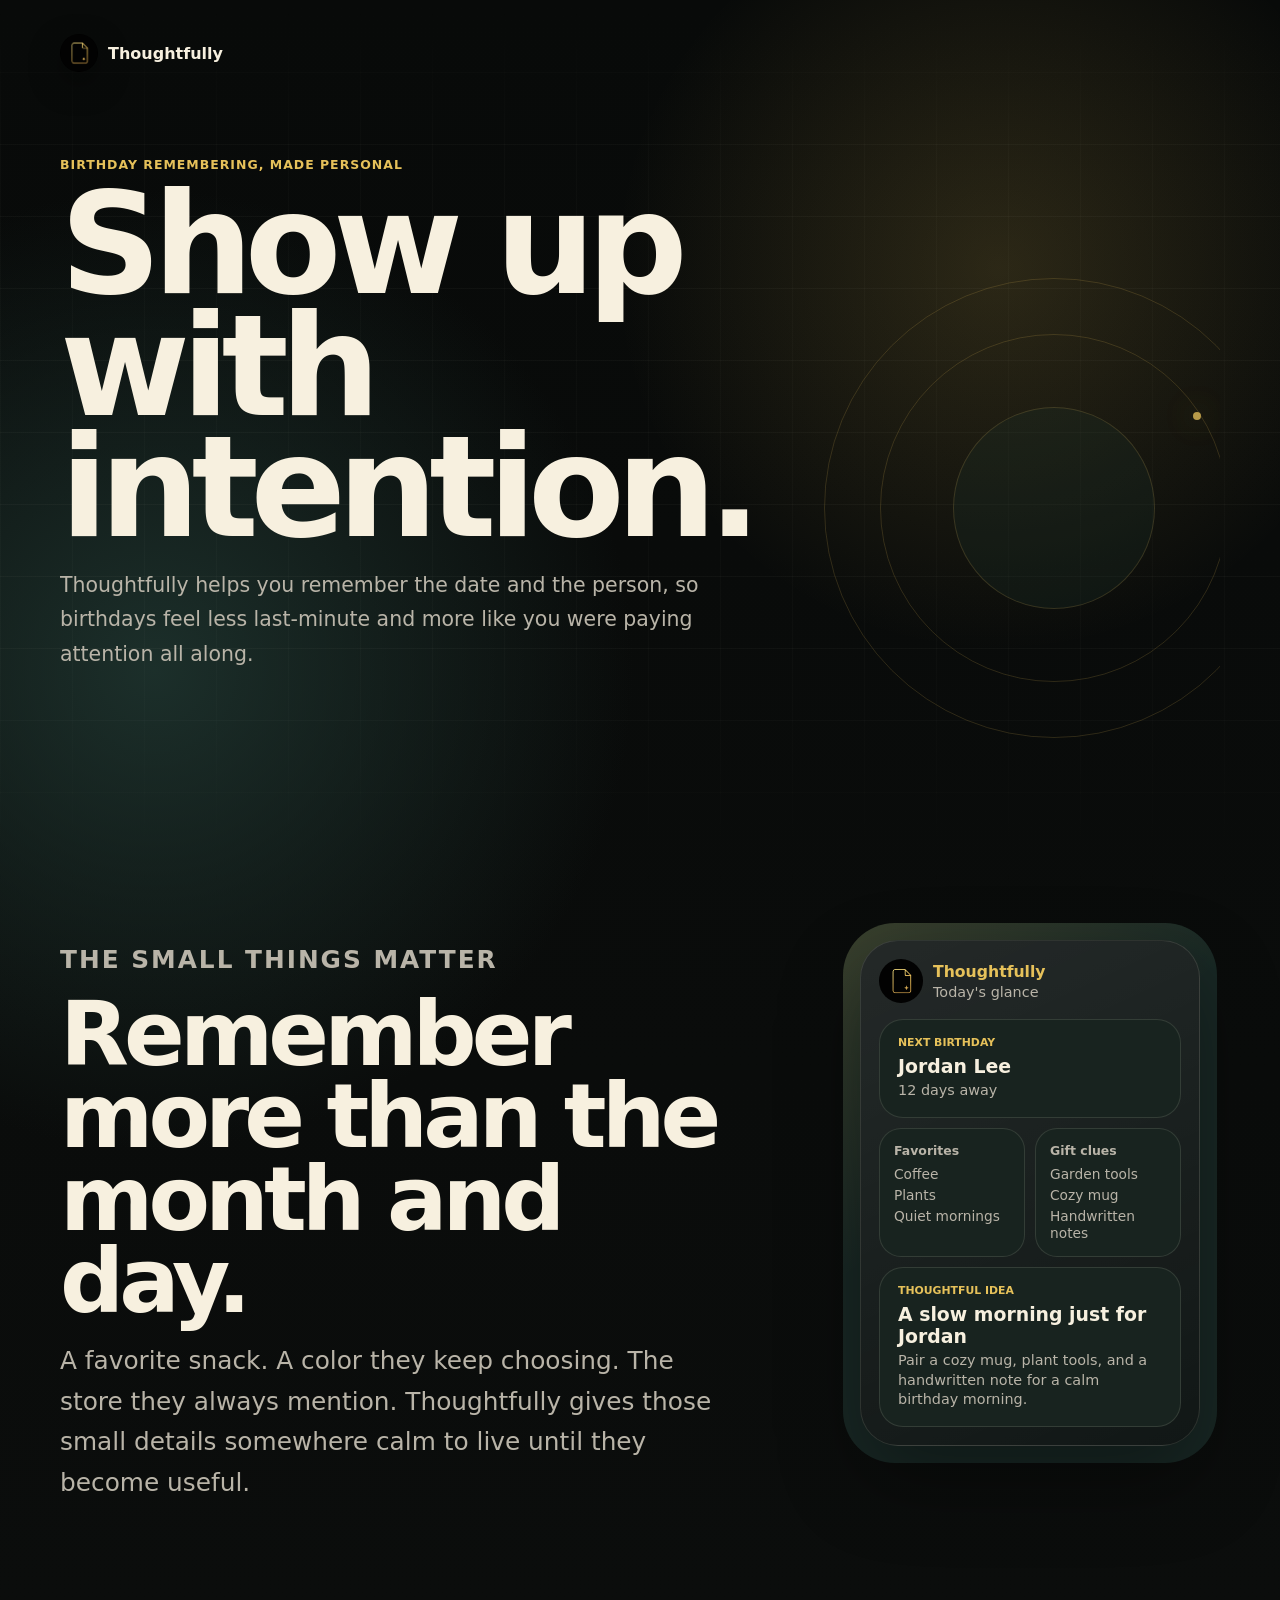
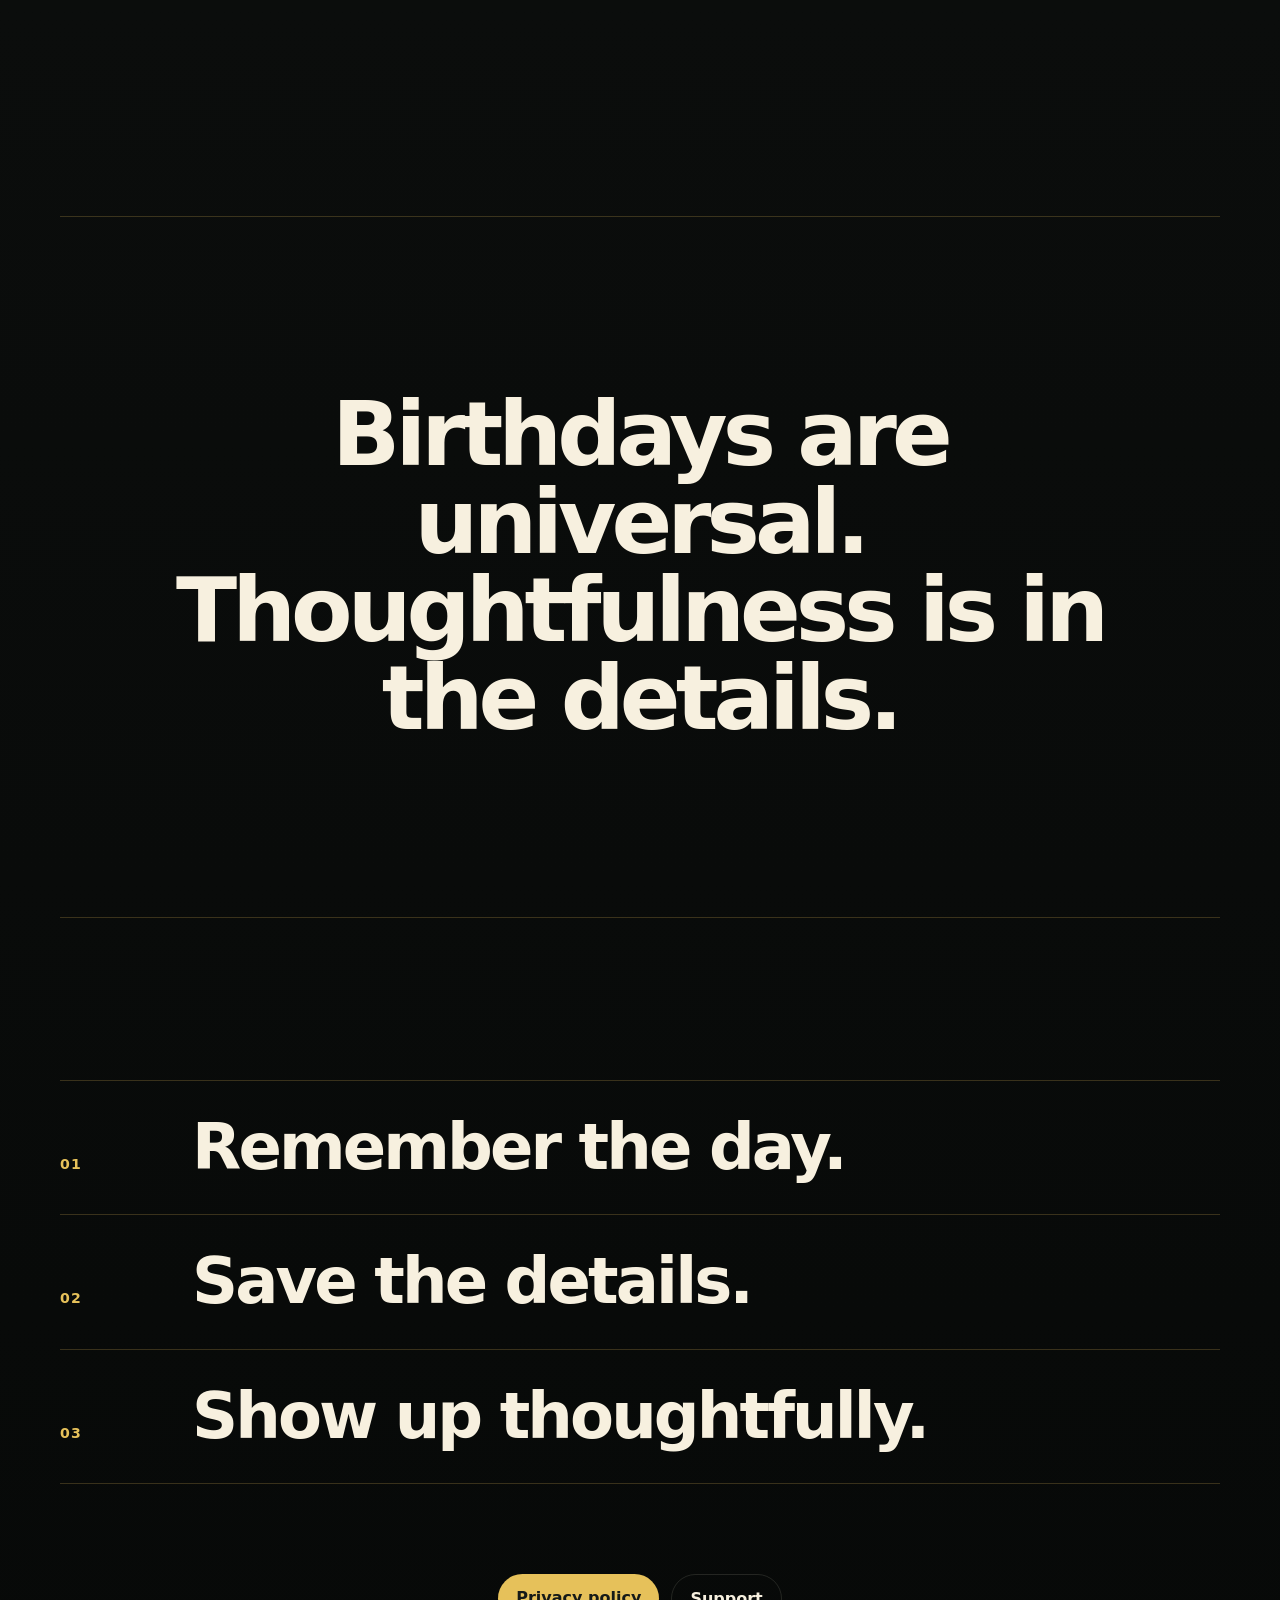
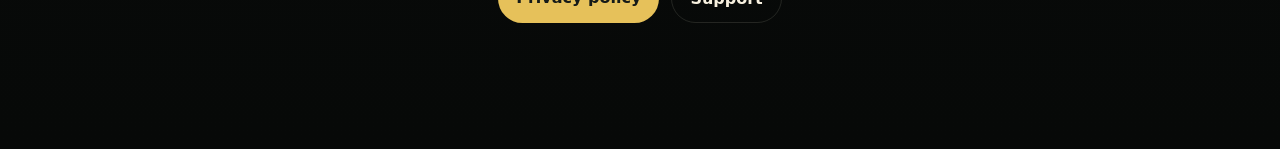
<file: index.html>
<!DOCTYPE html>
<html lang="en">
  <head>
    <meta charset="utf-8" />
    <meta name="viewport" content="width=device-width, initial-scale=1" />
    <meta
      name="description"
      content="Thoughtfully helps you remember birthdays, favorite details, gift clues, and the small moments that make people feel remembered."
    />
    <title>Thoughtfully</title>
    <link rel="stylesheet" href="styles.css" />
  </head>

  <body>
    <main class="site-story">
      <nav class="top-nav home-nav" aria-label="Thoughtfully home">
        <a class="brand-mark" href="index.html" aria-label="Thoughtfully home">
          <img src="assets/thoughtfully-icon.png" alt="" />
          <span>Thoughtfully</span>
        </a>
      </nav>

      <section class="cinematic-hero">
        <div class="hero-copy">
          <p class="eyebrow">Birthday remembering, made personal</p>
          <h1>Show up with intention.</h1>
          <p class="lede">
            Thoughtfully helps you remember the date and the person, so
            birthdays feel less last-minute and more like you were paying
            attention all along.
          </p>
        </div>

        <div class="hero-orbit" aria-hidden="true">
          <span></span>
          <span></span>
          <span></span>
        </div>
      </section>

      <section class="scroll-story" aria-label="Thoughtfully story">
        <div class="story-copy">
          <p class="eyebrow">The small things matter</p>
          <h2>Remember more than the month and day.</h2>
          <p>
            A favorite snack. A color they keep choosing. The store they always
            mention. Thoughtfully gives those small details somewhere calm to
            live until they become useful.
          </p>
        </div>

        <div class="phone-stage">
          <div class="phone-card" aria-label="Thoughtfully app preview">
            <div class="phone-top">
              <img src="assets/thoughtfully-icon.png" alt="" />
              <div>
                <p>Thoughtfully</p>
                <span>Today&apos;s glance</span>
              </div>
            </div>

            <div class="glance-card">
              <span class="mini-label">Next birthday</span>
              <strong>Jordan Lee</strong>
              <p>12 days away</p>
            </div>

            <div class="glance-grid">
              <div>
                <span class="detail-label">Favorites</span>
                <div class="mini-detail-list">
                  <p>Coffee</p>
                  <p>Plants</p>
                  <p>Quiet mornings</p>
                </div>
              </div>

              <div>
                <span class="detail-label">Gift clues</span>
                <div class="mini-detail-list">
                  <p>Garden tools</p>
                  <p>Cozy mug</p>
                  <p>Handwritten notes</p>
                </div>
              </div>
            </div>

            <div class="glance-card idea-card">
              <span class="mini-label">Thoughtful Idea</span>
              <strong>A slow morning just for Jordan</strong>
              <p>
                Pair a cozy mug, plant tools, and a handwritten note for a calm
                birthday morning.
              </p>
            </div>
          </div>
        </div>
      </section>

      <section class="large-line">
        <p>
          Birthdays are universal. Thoughtfulness is in the details.
        </p>
      </section>

      <section class="gesture-flow" aria-label="How Thoughtfully helps">
        <div class="gesture-step">
          <span>01</span>
          <p>Remember the day.</p>
        </div>
        <div class="gesture-step">
          <span>02</span>
          <p>Save the details.</p>
        </div>
        <div class="gesture-step">
          <span>03</span>
          <p>Show up thoughtfully.</p>
        </div>
      </section>

      <footer class="home-footer">
        <a class="button primary" href="privacy.html">Privacy policy</a>
        <a class="button secondary" href="support.html">Support</a>
      </footer>
    </main>
  </body>
</html>
</file>
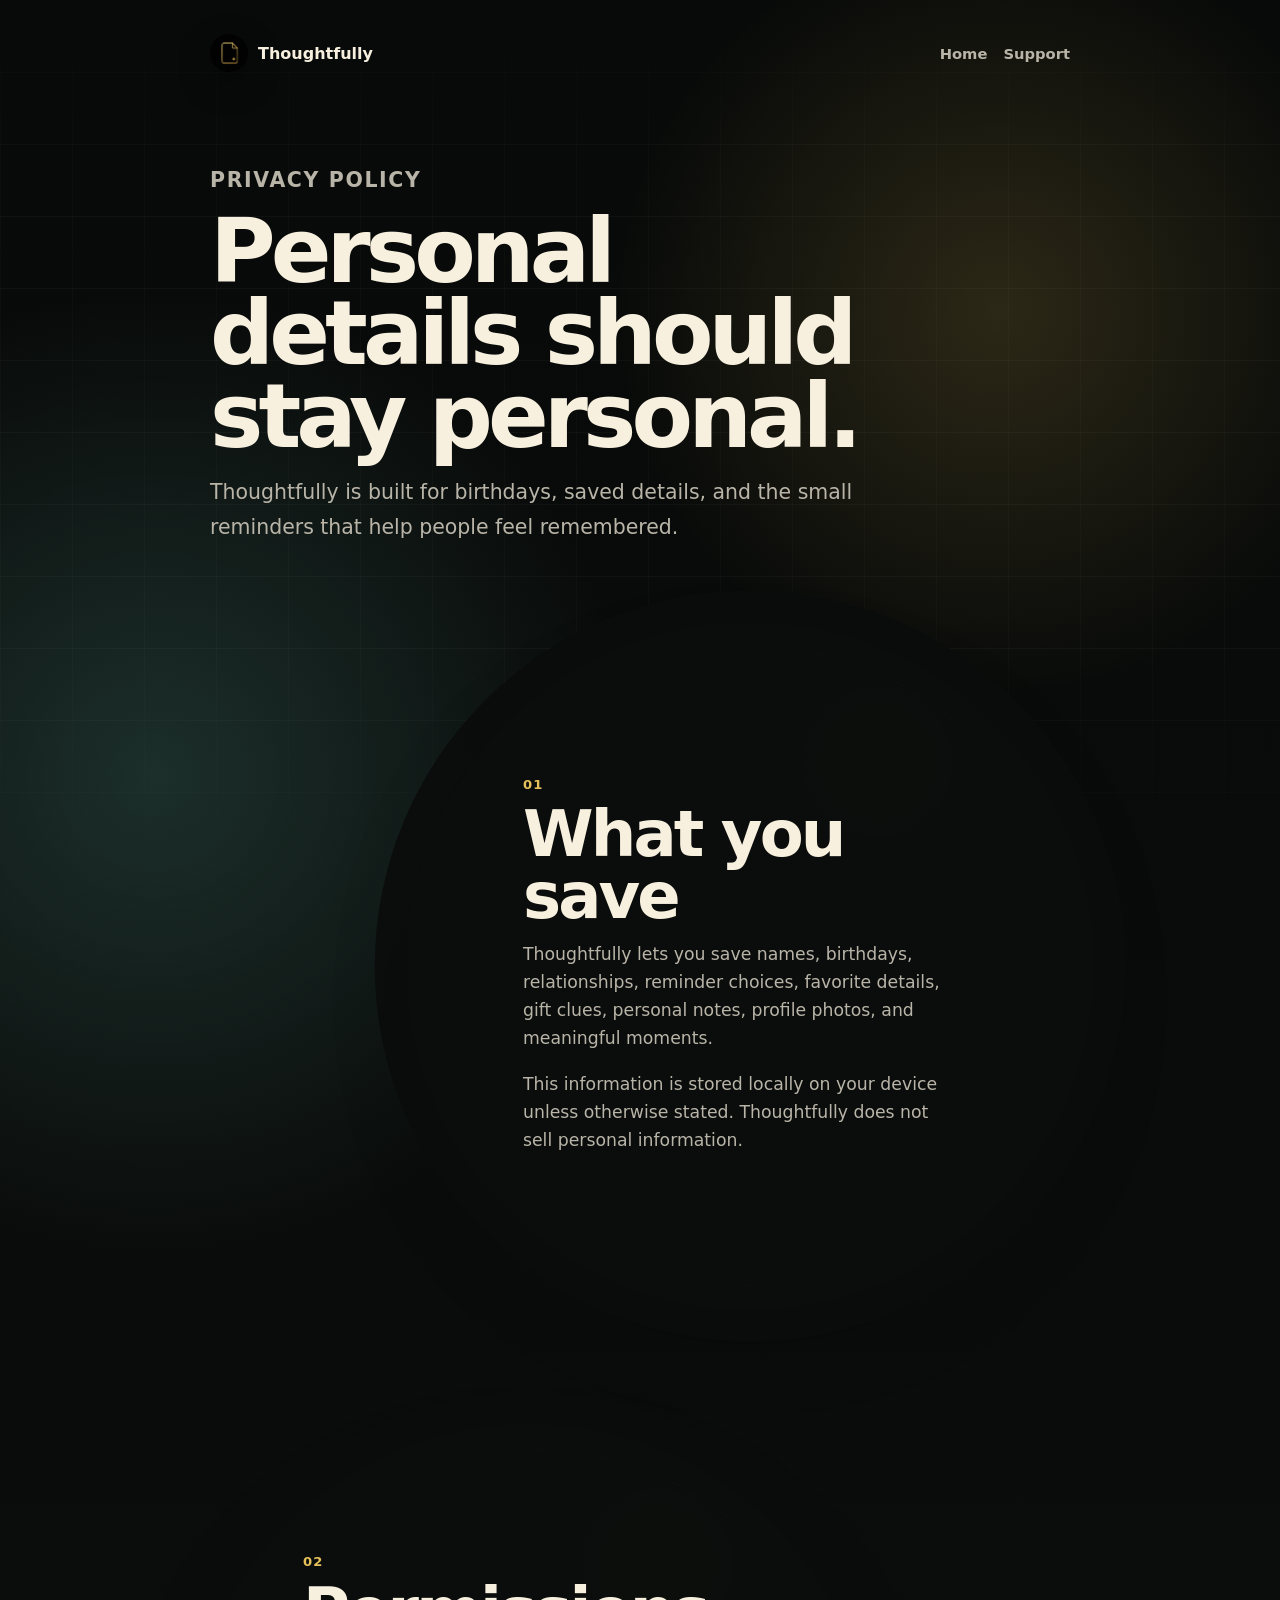
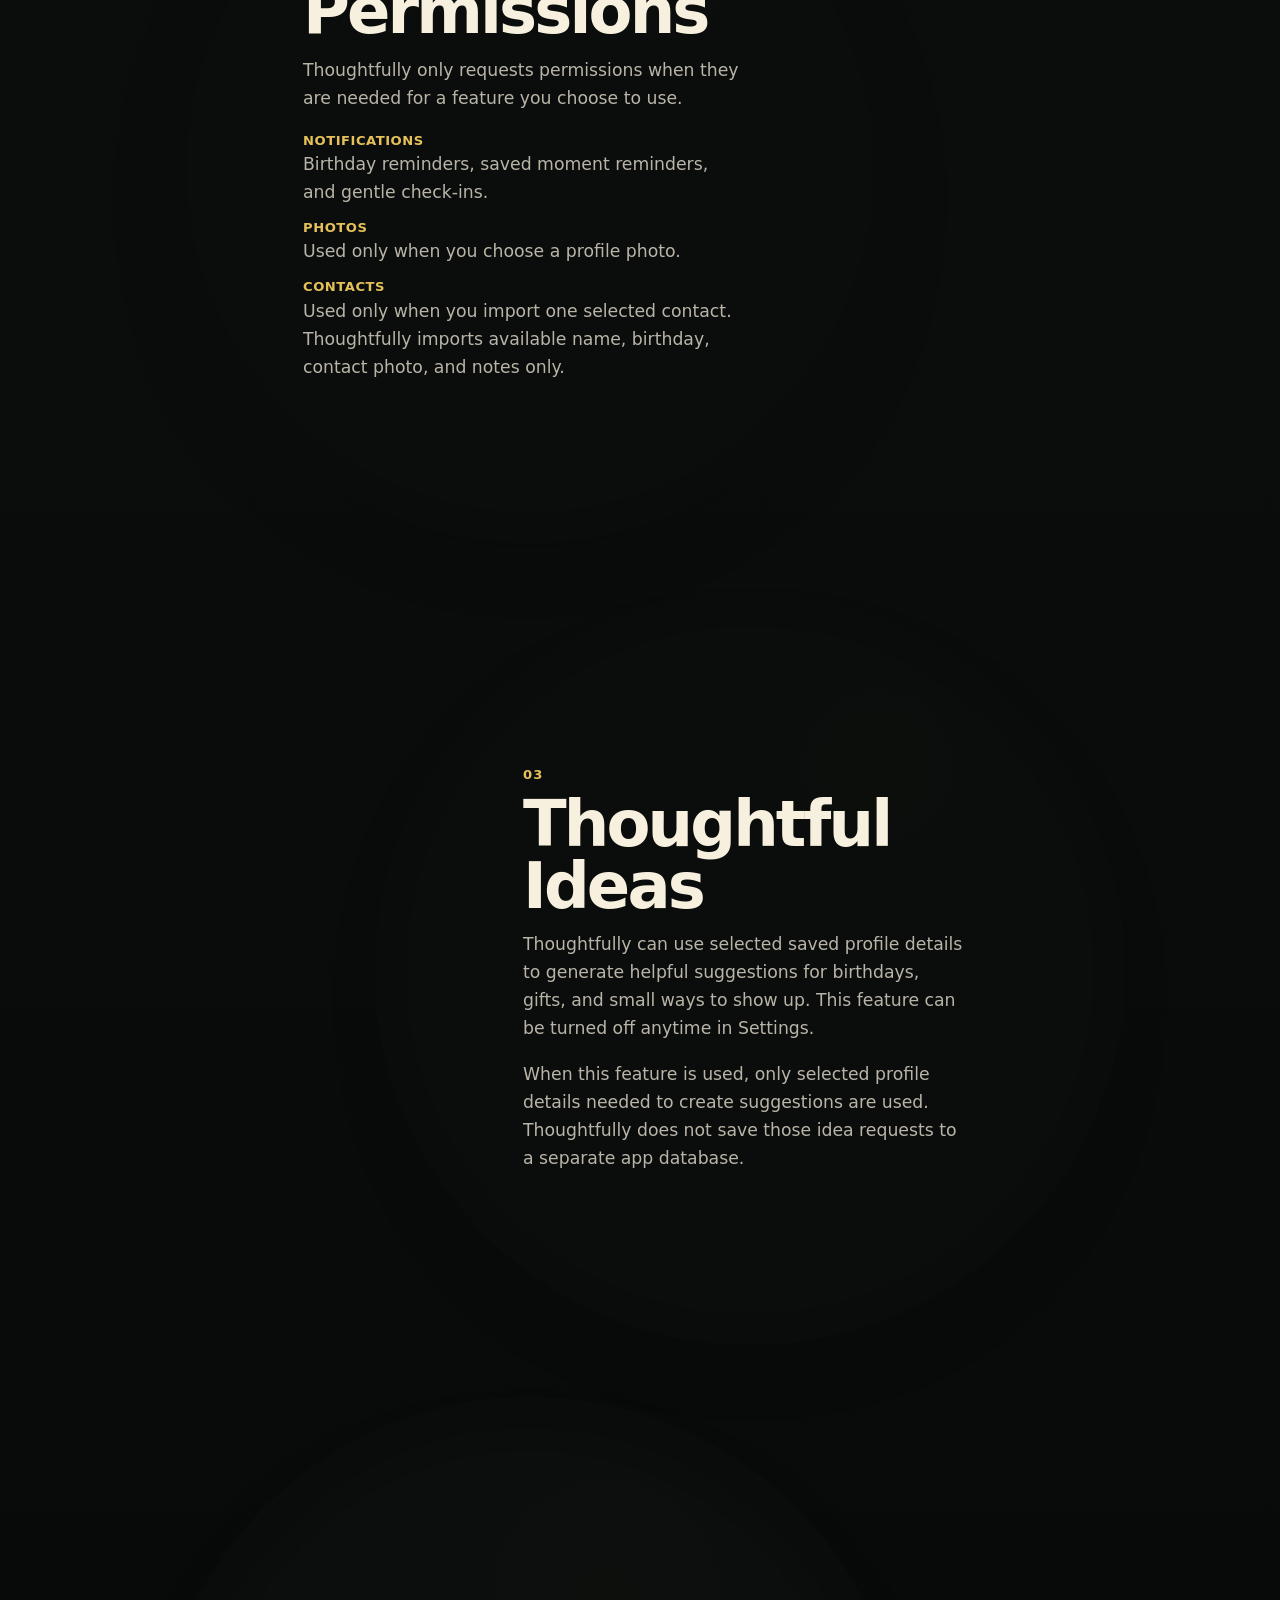
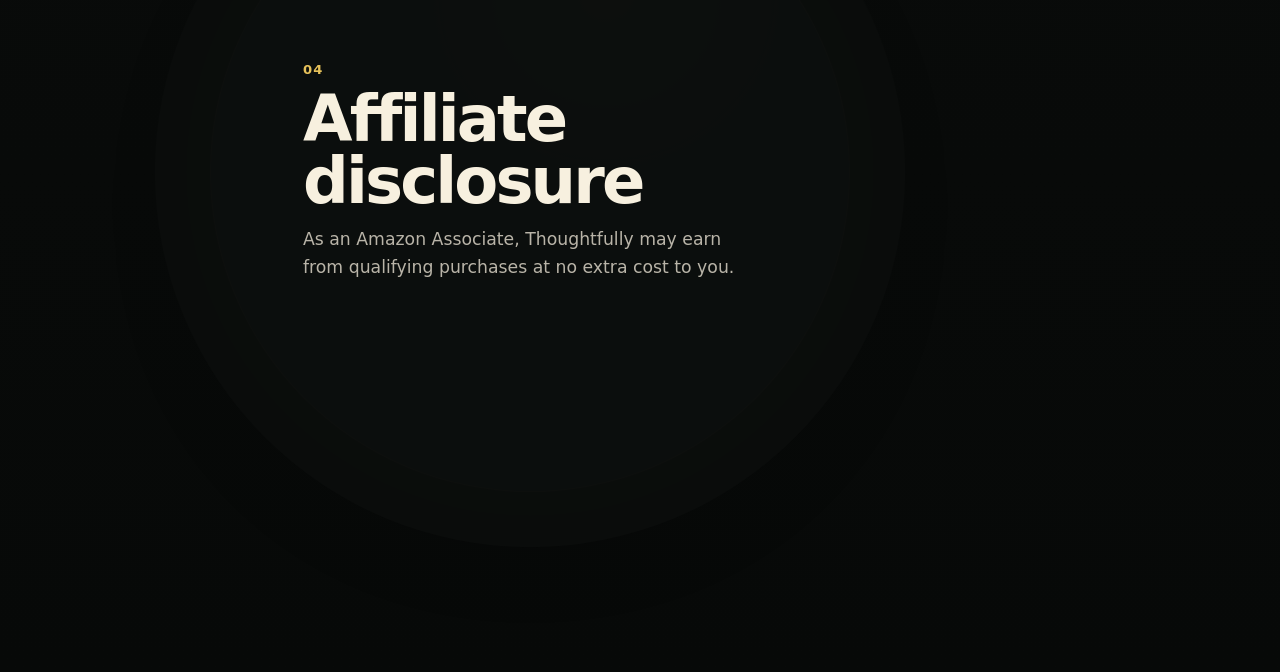
<file: privacy.html>
<!DOCTYPE html>
<html lang="en">
  <head>
    <meta charset="utf-8" />
    <meta name="viewport" content="width=device-width, initial-scale=1" />
    <title>Thoughtfully Privacy Policy</title>
    <link rel="stylesheet" href="styles.css" />
  </head>

  <body>
    <main class="page-shell narrow privacy-page">
      <nav class="top-nav" aria-label="Thoughtfully links">
        <a class="brand-mark" href="index.html" aria-label="Thoughtfully home">
          <img src="assets/thoughtfully-icon.png" alt="" />
          <span>Thoughtfully</span>
        </a>

        <div class="nav-links">
          <a href="index.html">Home</a>
          <a href="support.html">Support</a>
        </div>
      </nav>

      <section class="document-hero privacy-hero">
        <p class="eyebrow">Privacy Policy</p>
        <h1>Personal details should stay personal.</h1>
        <p>
          Thoughtfully is built for birthdays, saved details, and the small
          reminders that help people feel remembered.
        </p>
      </section>

      <section class="privacy-bubble-story" aria-label="Thoughtfully privacy details">
        <article class="privacy-bubble">
          <span>01</span>
          <h2>What you save</h2>
          <p>
            Thoughtfully lets you save names, birthdays, relationships, reminder
            choices, favorite details, gift clues, personal notes, profile
            photos, and meaningful moments.
          </p>
          <p>
            This information is stored locally on your device unless otherwise
            stated. Thoughtfully does not sell personal information.
          </p>
        </article>

        <article class="privacy-bubble">
          <span>02</span>
          <h2>Permissions</h2>
          <p>
            Thoughtfully only requests permissions when they are needed for a
            feature you choose to use.
          </p>
          <div class="permission-stack">
            <p>
              <strong>Notifications</strong>
              Birthday reminders, saved moment reminders, and gentle check-ins.
            </p>
            <p>
              <strong>Photos</strong>
              Used only when you choose a profile photo.
            </p>
            <p>
              <strong>Contacts</strong>
              Used only when you import one selected contact. Thoughtfully
              imports available name, birthday, contact photo, and notes only.
            </p>
          </div>
        </article>

        <article class="privacy-bubble">
          <span>03</span>
          <h2>Thoughtful Ideas</h2>
          <p>
            Thoughtfully can use selected saved profile details to generate
            helpful suggestions for birthdays, gifts, and small ways to show up.
            This feature can be turned off anytime in Settings.
          </p>
          <p>
            When this feature is used, only selected profile details needed to
            create suggestions are used. Thoughtfully does not save those idea
            requests to a separate app database.
          </p>
        </article>

        <article class="privacy-bubble disclosure-bubble">
          <span>04</span>
          <h2>Affiliate disclosure</h2>
          <p>
            As an Amazon Associate, Thoughtfully may earn from qualifying
            purchases at no extra cost to you.
          </p>
        </article>

      </section>
    </main>
  </body>
</html>
</file>
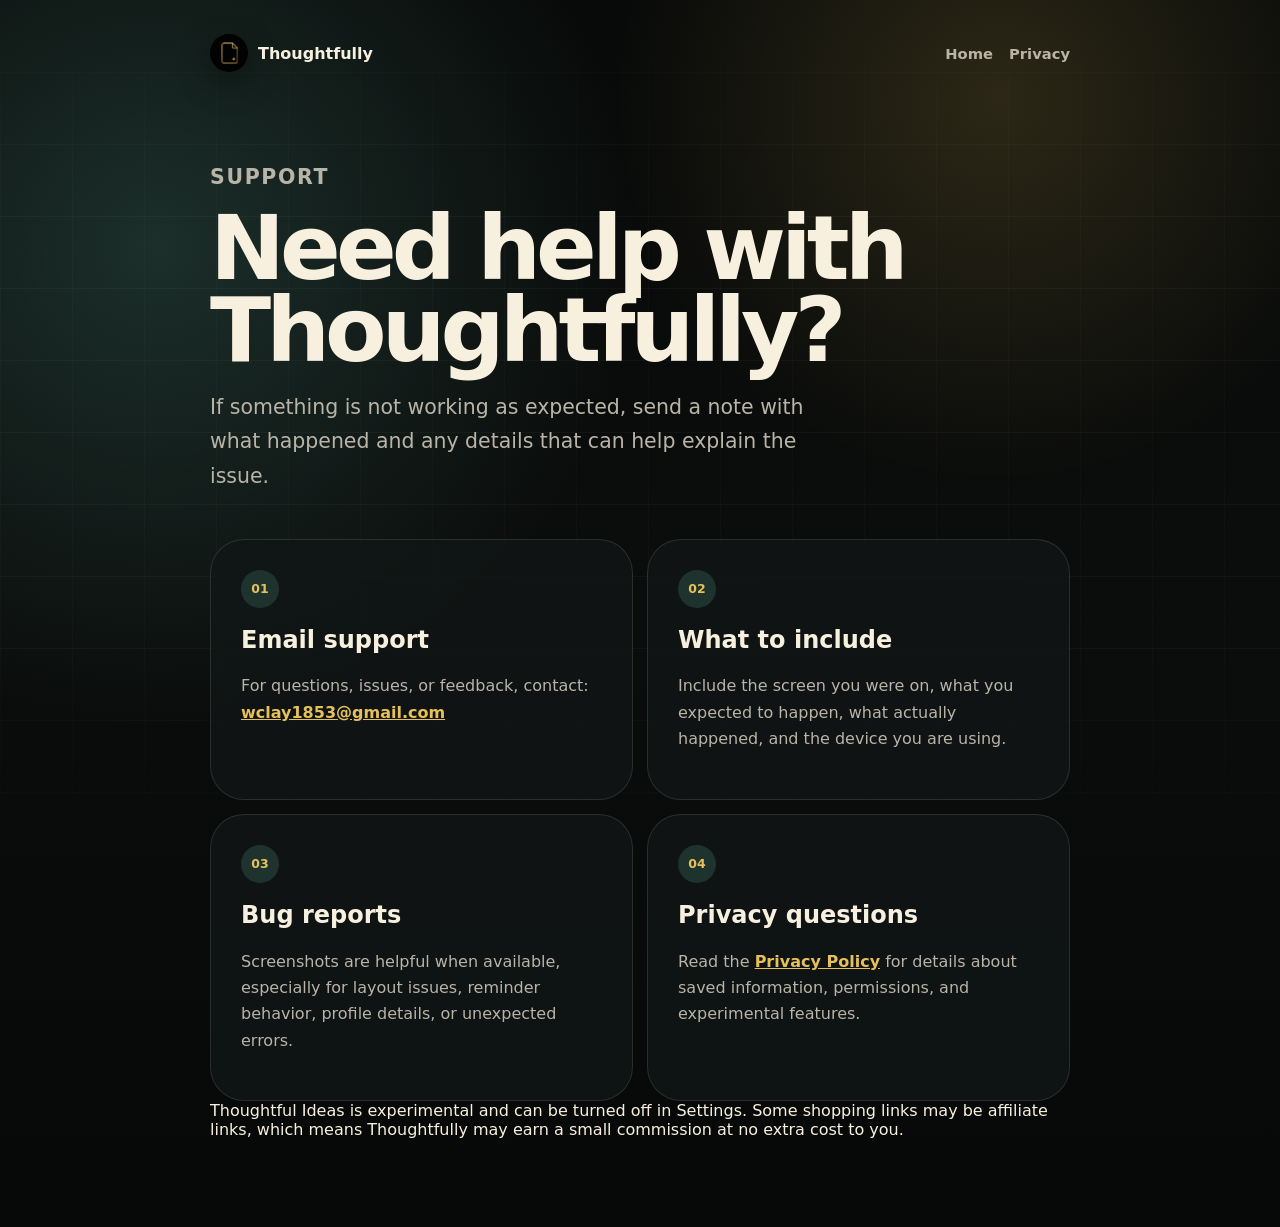
<file: support.html>
<!DOCTYPE html>
<html lang="en">
  <head>
    <meta charset="utf-8" />
    <meta name="viewport" content="width=device-width, initial-scale=1" />
    <title>Thoughtfully Support</title>
    <link rel="stylesheet" href="styles.css" />
  </head>

  <body>
    <main class="page-shell narrow">
      <nav class="top-nav" aria-label="Thoughtfully links">
        <a class="brand-mark" href="index.html" aria-label="Thoughtfully home">
          <img src="assets/thoughtfully-icon.png" alt="" />
          <span>Thoughtfully</span>
        </a>

        <div class="nav-links">
          <a href="index.html">Home</a>
          <a href="privacy.html">Privacy</a>
        </div>
      </nav>

      <section class="document-hero">
        <p class="eyebrow">Support</p>
        <h1>Need help with Thoughtfully?</h1>
        <p>
          If something is not working as expected, send a note with what happened
          and any details that can help explain the issue.
        </p>
      </section>

      <section class="support-grid">
        <article class="support-card">
          <span class="feature-icon">01</span>
          <h2>Email support</h2>
          <p>
            For questions, issues, or feedback, contact:
            <br />
            <a href="mailto:wclay1853@gmail.com">wclay1853@gmail.com</a>
          </p>
        </article>

        <article class="support-card">
          <span class="feature-icon">02</span>
          <h2>What to include</h2>
          <p>
            Include the screen you were on, what you expected to happen, what
            actually happened, and the device you are using.
          </p>
        </article>

        <article class="support-card">
          <span class="feature-icon">03</span>
          <h2>Bug reports</h2>
          <p>
            Screenshots are helpful when available, especially for layout issues,
            reminder behavior, profile details, or unexpected errors.
          </p>
        </article>

        <article class="support-card">
          <span class="feature-icon">04</span>
          <h2>Privacy questions</h2>
          <p>
            Read the <a href="privacy.html">Privacy Policy</a> for details about
            saved information, permissions, and experimental features.
          </p>
        </article>
      </section>

      <p class="support-disclosure">
        Thoughtful Ideas is experimental and can be turned off in Settings. Some
        shopping links may be affiliate links, which means Thoughtfully may earn
        a small commission at no extra cost to you.
      </p>
    </main>
  </body>
</html>
</file>
<file: styles.css>
:root {
  --background: #0b0d0c;
  --card: #111716;
  --raised: #18231f;
  --accent: #1e332e;
  --gold: #e6c15a;
  --gold-soft: #d8b85a;
  --text: #f7f0df;
  --muted: #b9b4a8;
  --border: rgba(247, 240, 223, 0.12);
  --line: rgba(230, 193, 90, 0.22);
  --shadow: rgba(0, 0, 0, 0.38);
}

* {
  box-sizing: border-box;
}

html {
  scroll-behavior: smooth;
}

body {
  margin: 0;
  min-height: 100vh;
  font-family: Inter, ui-sans-serif, system-ui, -apple-system, BlinkMacSystemFont,
    "Segoe UI", sans-serif;
  color: var(--text);
  background:
    radial-gradient(circle at 78% 8%, rgba(230, 193, 90, 0.16), transparent 24rem),
    radial-gradient(circle at 12% 20%, rgba(30, 51, 46, 0.9), transparent 30rem),
    linear-gradient(180deg, #080a09 0%, var(--background) 48%, #070908 100%);
}

body::before {
  content: "";
  position: fixed;
  inset: 0;
  z-index: -1;
  pointer-events: none;
  background-image:
    linear-gradient(rgba(247, 240, 223, 0.035) 1px, transparent 1px),
    linear-gradient(90deg, rgba(247, 240, 223, 0.025) 1px, transparent 1px);
  background-size: 72px 72px;
  mask-image: linear-gradient(to bottom, transparent, black 18%, black 72%, transparent);
}

a {
  color: inherit;
}

.site-story,
.page-shell {
  width: min(1160px, calc(100% - 32px));
  margin: 0 auto;
  padding: 24px 0 72px;
}

.page-shell.narrow {
  width: min(860px, calc(100% - 32px));
}

.top-nav {
  position: relative;
  z-index: 5;
  display: flex;
  align-items: center;
  justify-content: space-between;
  gap: 20px;
  padding: 10px 0 34px;
}

.brand-mark {
  display: inline-flex;
  align-items: center;
  gap: 10px;
  text-decoration: none;
  font-weight: 900;
}

.brand-mark img {
  width: 38px;
  height: 38px;
  border-radius: 999px;
  box-shadow: 0 12px 32px var(--shadow);
}

.nav-links {
  display: flex;
  align-items: center;
  gap: 16px;
}

.nav-links a {
  color: var(--muted);
  text-decoration: none;
  font-size: 0.92rem;
  font-weight: 800;
}

.nav-links a:hover {
  color: var(--gold);
}

.button {
  border-radius: 999px;
  padding: 14px 18px;
  font-weight: 900;
  text-decoration: none;
}

.button.primary {
  background: var(--gold);
  color: #151a18;
}

.button.secondary {
  border: 1px solid var(--border);
  color: var(--text);
}

h1,
h2,
p {
  margin-top: 0;
}

.eyebrow {
  margin: 0 0 12px;
  color: var(--gold);
  font-size: 0.78rem;
  font-weight: 900;
  letter-spacing: 0.08em;
  text-transform: uppercase;
}

.cinematic-hero {
  position: relative;
  display: grid;
  min-height: 78vh;
  align-items: center;
  padding: 24px 0 88px;
  overflow: hidden;
}

.hero-copy {
  position: relative;
  z-index: 2;
  width: min(790px, 100%);
}

h1 {
  max-width: 780px;
  margin-bottom: 20px;
  font-size: clamp(4rem, 11vw, 9.8rem);
  line-height: 0.86;
  letter-spacing: -0.06em;
}

.lede,
.document-hero p,
.quiet-panel p {
  max-width: 650px;
  color: var(--muted);
  font-size: clamp(1.05rem, 2vw, 1.28rem);
  line-height: 1.7;
}

.hero-orbit {
  position: absolute;
  right: max(-80px, -5vw);
  bottom: 10%;
  width: min(460px, 54vw);
  aspect-ratio: 1;
  border: 1px solid var(--line);
  border-radius: 999px;
  opacity: 0.78;
}

.hero-orbit span {
  position: absolute;
  border-radius: 999px;
  border: 1px solid var(--line);
}

.hero-orbit span:nth-child(1) {
  inset: 12%;
}

.hero-orbit span:nth-child(2) {
  inset: 28%;
  background: rgba(30, 51, 46, 0.34);
}

.hero-orbit span:nth-child(3) {
  width: 8px;
  height: 8px;
  right: 18%;
  top: 29%;
  border: 0;
  background: var(--gold);
  box-shadow: 0 0 34px rgba(230, 193, 90, 0.85);
}

.scroll-story {
  display: grid;
  grid-template-columns: minmax(0, 1fr) minmax(280px, 380px);
  gap: clamp(34px, 8vw, 100px);
  align-items: start;
  min-height: 112vh;
  padding: 12vh 0;
}

.story-copy {
  position: sticky;
  top: 112px;
  padding-top: 24px;
}

.story-copy h2,
.quiet-panel h2,
.document-hero h1 {
  max-width: 720px;
  margin-bottom: 18px;
  font-size: clamp(2.7rem, 7vw, 6.4rem);
  line-height: 0.92;
  letter-spacing: -0.055em;
}

.story-copy p,
.large-line p {
  color: var(--muted);
  font-size: clamp(1.1rem, 2.5vw, 1.55rem);
  line-height: 1.65;
}

.phone-stage {
  position: sticky;
  top: 96px;
  display: flex;
  justify-content: center;
  padding: 24px 0;
}

.phone-card {
  position: relative;
  width: min(340px, 100%);
  border: 1px solid var(--border);
  border-radius: 38px;
  padding: 18px;
  background:
    linear-gradient(155deg, rgba(255, 255, 255, 0.08), transparent),
    var(--card);
  box-shadow: 0 34px 80px var(--shadow);
}

.phone-card::before {
  content: "";
  position: absolute;
  inset: -18px;
  z-index: -1;
  border-radius: 52px;
  background:
    linear-gradient(140deg, rgba(230, 193, 90, 0.16), transparent 42%),
    rgba(30, 51, 46, 0.74);
}

.phone-top {
  display: flex;
  align-items: center;
  gap: 10px;
  margin-bottom: 16px;
}

.phone-top img {
  width: 44px;
  height: 44px;
  border-radius: 999px;
}

.phone-top p {
  margin-bottom: 1px;
  color: var(--gold);
  font-size: 0.98rem;
  font-weight: 900;
}

.phone-top span,
.glance-card p,
.glance-grid span {
  color: var(--muted);
}

.phone-top span {
  font-size: 0.9rem;
}

.glance-card,
.glance-grid > div {
  border: 1px solid var(--border);
  background: var(--raised);
}

.glance-card {
  border-radius: 24px;
  padding: 16px 18px;
  margin-bottom: 10px;
}

.mini-label {
  display: block;
  margin-bottom: 6px;
  color: var(--gold);
  font-size: 0.68rem;
  font-weight: 900;
  text-transform: uppercase;
}

.glance-card strong {
  display: block;
  margin-bottom: 4px;
  color: var(--text);
  font-size: 1.18rem;
  font-weight: 900;
  line-height: 1.18;
}

.glance-card p {
  margin-bottom: 0;
  color: var(--muted);
  font-size: 0.9rem;
  line-height: 1.35;
}

.glance-grid {
  display: grid;
  grid-template-columns: 1fr 1fr;
  gap: 10px;
  margin-bottom: 10px;
}

.glance-grid > div {
  min-height: auto;
  border-radius: 22px;
  padding: 14px;
}

.detail-label {
  display: block;
  margin-bottom: 8px;
  color: var(--text);
  font-size: 0.78rem;
  font-weight: 900;
}

.mini-detail-list {
  display: grid;
  gap: 4px;
  margin-top: 6px;
}

.mini-detail-list p {
  margin: 0;
  color: var(--muted);
  font-size: 0.86rem;
  font-weight: 500;
  line-height: 1.24;
}

.idea-card {
  margin-bottom: 0;
}

.large-line {
  min-height: 78vh;
  display: grid;
  align-items: center;
  border-top: 1px solid var(--line);
  border-bottom: 1px solid var(--line);
}

.large-line p {
  max-width: 980px;
  margin: 0 auto;
  color: var(--text);
  font-size: clamp(2.5rem, 7vw, 6.8rem);
  font-weight: 900;
  line-height: 0.98;
  letter-spacing: -0.055em;
  text-align: center;
}

.gesture-flow {
  padding: 18vh 0 10vh;
}

.gesture-step {
  display: grid;
  grid-template-columns: 72px minmax(0, 1fr);
  gap: clamp(18px, 5vw, 60px);
  align-items: baseline;
  padding: 34px 0;
  border-bottom: 1px solid var(--line);
}

.gesture-step:first-child {
  border-top: 1px solid var(--line);
}

.gesture-step span {
  color: var(--gold);
  font-size: 0.88rem;
  font-weight: 900;
  letter-spacing: 0.08em;
}

.gesture-step p {
  margin: 0;
  max-width: 820px;
  color: var(--text);
  font-size: clamp(2rem, 5vw, 4.6rem);
  font-weight: 900;
  line-height: 1.02;
  letter-spacing: -0.045em;
}

.home-footer {
  display: flex;
  flex-wrap: wrap;
  justify-content: center;
  gap: 12px;
  padding: 0 0 6vh;
}

.document-hero {
  padding: 54px 0 24px;
}

.privacy-page {
  width: min(980px, calc(100% - 32px));
}

.privacy-hero {
  min-height: 54vh;
  display: grid;
  align-content: center;
}

.privacy-bubble-story {
  display: grid;
  gap: clamp(120px, 18vh, 220px);
  padding: 6vh 0 12vh;
}

.privacy-bubble {
  position: sticky;
  top: 96px;
  z-index: 1;
  width: min(640px, 100%);
  aspect-ratio: 1;
  min-height: min(640px, calc(100vw - 32px));
  margin: 0 auto;
  border: 1px solid var(--line);
  border-radius: 999px;
  display: flex;
  flex-direction: column;
  justify-content: center;
  padding: clamp(38px, 8vw, 92px);
  background:
    radial-gradient(circle at 70% 18%, rgba(230, 193, 90, 0.14), transparent 34%),
    rgba(17, 23, 22, 0.96);
  box-shadow: 0 0 0 24px var(--background), 0 34px 90px var(--shadow);
}

.privacy-bubble::after {
  content: "";
  position: absolute;
  inset: -16px;
  z-index: -1;
  border-radius: inherit;
  background: var(--background);
  opacity: 0.96;
  transform: scale(1.12);
}

.privacy-bubble:nth-child(2) {
  z-index: 2;
}

.privacy-bubble:nth-child(3) {
  z-index: 3;
}

.privacy-bubble:nth-child(4) {
  z-index: 4;
}

.privacy-bubble:nth-child(even) {
  margin-left: 0;
}

.privacy-bubble:nth-child(odd) {
  margin-right: 0;
}

.privacy-bubble span {
  color: var(--gold);
  font-size: 0.82rem;
  font-weight: 900;
  letter-spacing: 0.08em;
}

.privacy-bubble h2 {
  max-width: 430px;
  margin: 12px 0 14px;
  color: var(--text);
  font-size: clamp(2rem, 5vw, 4rem);
  line-height: 0.96;
  letter-spacing: -0.045em;
}

.privacy-bubble p {
  max-width: 440px;
  color: var(--muted);
  font-size: clamp(0.98rem, 2vw, 1.08rem);
  line-height: 1.62;
}

.privacy-bubble p:last-child {
  margin-bottom: 0;
}

.permission-stack {
  display: grid;
  gap: 10px;
}

.permission-stack p {
  margin-bottom: 0;
}

.permission-stack strong {
  display: block;
  color: var(--gold);
  font-size: 0.82rem;
  font-weight: 900;
  letter-spacing: 0.04em;
  text-transform: uppercase;
}

.privacy-bubble a {
  color: var(--gold);
  font-weight: 900;
}

.disclosure-bubble {
  background:
    radial-gradient(circle at 62% 22%, rgba(230, 193, 90, 0.2), transparent 36%),
    rgba(30, 51, 46, 0.96);
}

.document-card,
.support-card {
  border: 1px solid var(--border);
  border-radius: 34px;
  padding: 30px;
  background: rgba(17, 23, 22, 0.78);
}

.document-card h2 {
  margin-top: 28px;
  color: var(--gold);
}

.document-card h2:first-child {
  margin-top: 0;
}

.document-card h3 {
  margin: 22px 0 8px;
  color: var(--text);
  font-size: 1rem;
}

.document-card p,
.support-card p {
  color: var(--muted);
  line-height: 1.65;
}

.document-card a,
.support-card a {
  color: var(--gold);
  font-weight: 900;
}

.disclosure-note {
  border-top: 1px solid var(--line);
  border-bottom: 1px solid var(--line);
  padding: 14px 0;
  color: var(--muted);
}

.support-grid {
  display: grid;
  grid-template-columns: repeat(2, minmax(0, 1fr));
  gap: 14px;
}

.feature-icon {
  display: inline-flex;
  align-items: center;
  justify-content: center;
  width: 38px;
  height: 38px;
  margin-bottom: 18px;
  border-radius: 999px;
  background: var(--accent);
  color: var(--gold);
  font-size: 0.78rem;
  font-weight: 900;
}

@media (max-width: 900px) {
  .top-nav {
    align-items: flex-start;
    flex-direction: column;
    padding-bottom: 28px;
  }

  .cinematic-hero {
    min-height: 70vh;
  }

  .scroll-story {
    grid-template-columns: 1fr;
    min-height: auto;
    padding: 8vh 0;
  }

  .story-copy,
  .phone-stage {
    position: relative;
    top: auto;
  }

  .phone-stage {
    justify-content: flex-start;
  }

  .support-grid {
    grid-template-columns: 1fr;
  }

  .privacy-bubble,
  .privacy-bubble:nth-child(even),
  .privacy-bubble:nth-child(odd) {
    position: sticky;
    top: 74px;
    margin: 0 auto;
  }
}

@media (max-width: 640px) {
  .site-story,
  .page-shell {
    width: min(100% - 28px, 1160px);
  }

  .nav-links {
    gap: 14px;
  }

  .hero-orbit {
    opacity: 0.42;
    right: -42%;
  }

  .glance-grid {
    grid-template-columns: 1fr;
  }

  .gesture-step {
    grid-template-columns: 1fr;
    gap: 10px;
  }

  .privacy-bubble {
    width: min(calc(100vw - 28px), 430px);
    height: min(calc(100vw - 28px), 430px);
    min-height: unset;
    aspect-ratio: 1;
    border-radius: 999px;
    padding: clamp(28px, 7vw, 42px);
    overflow: hidden;
  }

  .privacy-bubble::after {
    inset: -28px;
    opacity: 1;
  }

  .privacy-bubble {
    box-shadow: 0 0 0 34px var(--background), 0 28px 72px var(--shadow);
  }

  .privacy-bubble h2 {
    font-size: clamp(1.72rem, 7vw, 2.7rem);
    margin-bottom: 10px;
  }

  .privacy-bubble p {
    font-size: clamp(0.76rem, 3.45vw, 0.92rem);
    line-height: 1.34;
  }

  .permission-stack {
    gap: 6px;
  }

  .permission-stack strong {
    font-size: clamp(0.62rem, 2.9vw, 0.72rem);
  }
}
</file>
